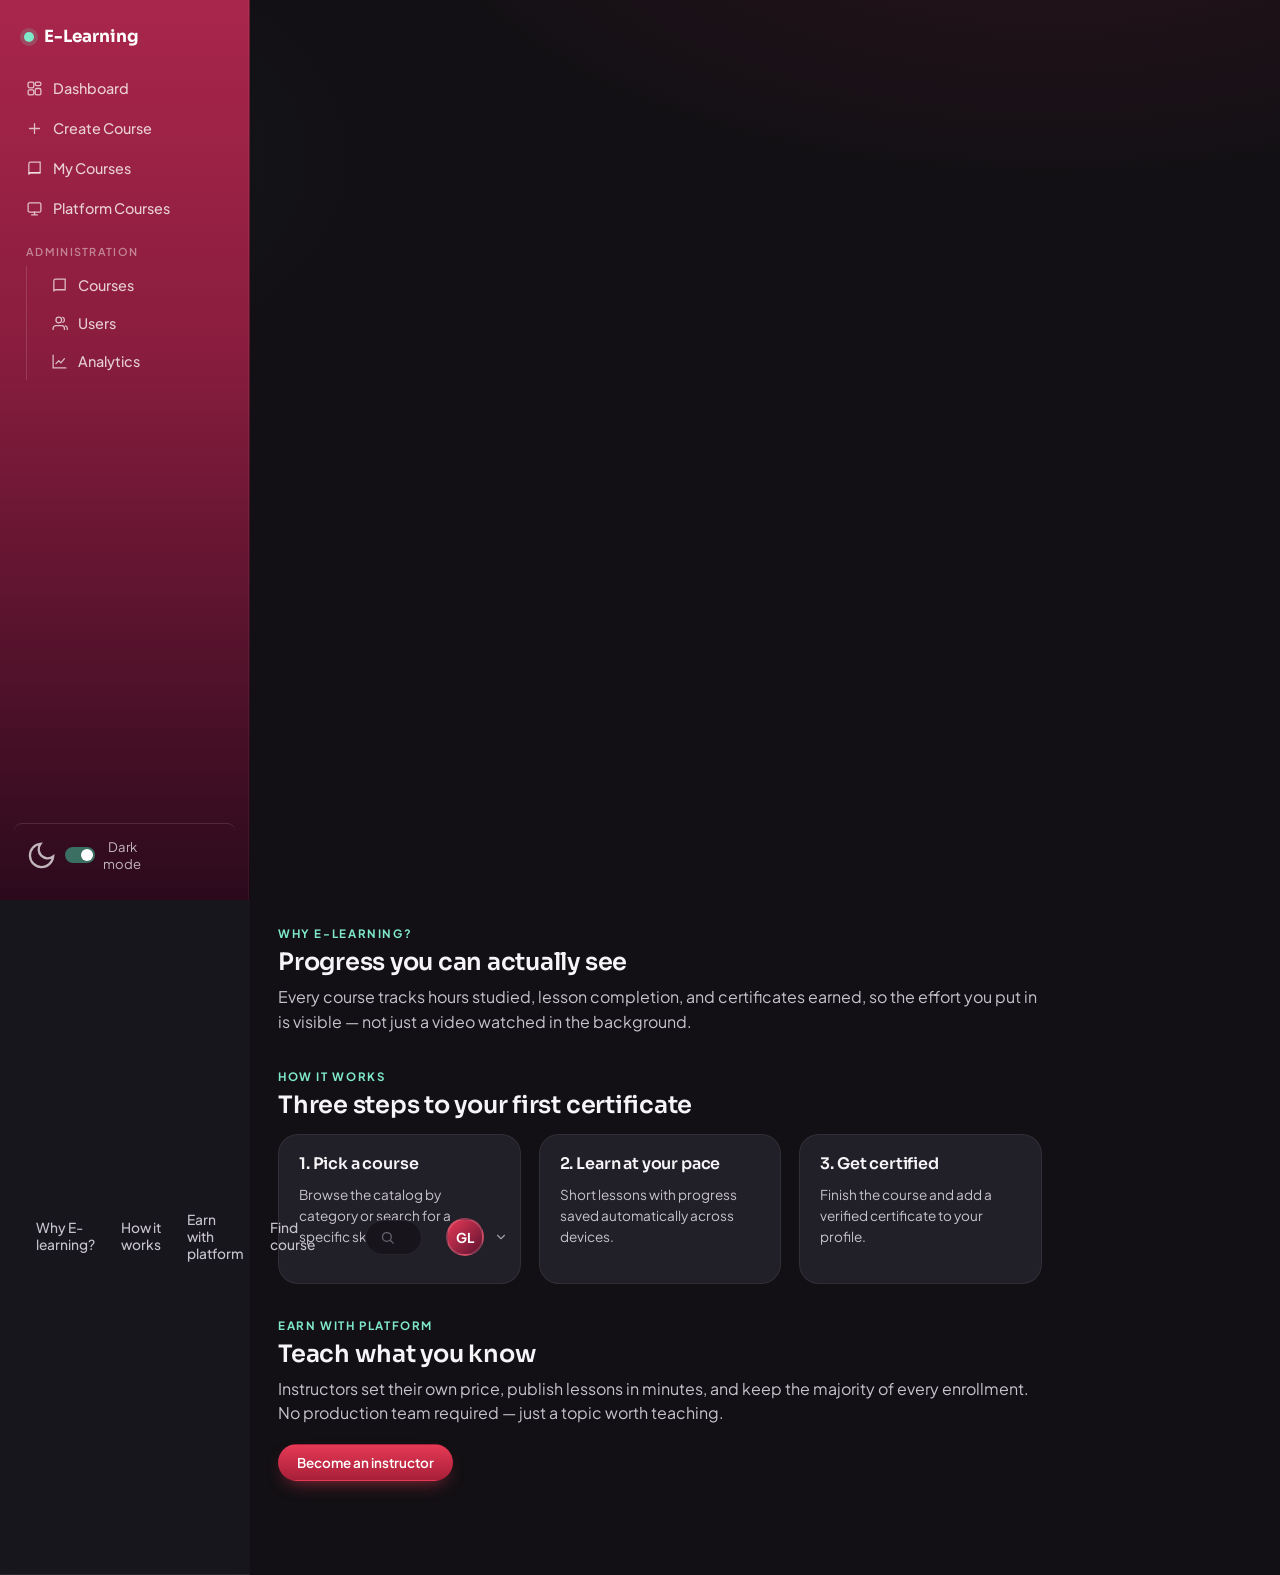
<file: frontend/elearning-ui/about.html>
<!doctype html>
<html lang="en">
<head>
<meta charset="UTF-8">
<meta name="viewport" content="width=device-width, initial-scale=1.0">
<title>E-Learning · About</title>
<link rel="preconnect" href="https://fonts.googleapis.com">
<link href="https://fonts.googleapis.com/css2?family=Sora:wght@500;600;700;800&family=Plus+Jakarta+Sans:wght@400;500;600;700&display=swap" rel="stylesheet">
<link rel="stylesheet" href="css/theme.css">
<link rel="stylesheet" href="css/layout.css">
<link rel="stylesheet" href="css/components.css">
</head>
<body data-active="">
<div class="app" id="app">
  <main>
    <div class="content" style="max-width:820px;">

      <section id="why" class="section fade-up" style="margin-top:0;">
        <span class="eyebrow">Why E-learning?</span>
        <h1>Progress you can actually see</h1>
        <p>Every course tracks hours studied, lesson completion, and certificates earned, so the effort you put in is visible — not just a video watched in the background.</p>
      </section>

      <section id="how" class="section">
        <span class="eyebrow">How it works</span>
        <h2>Three steps to your first certificate</h2>
        <div class="grid-cards" style="grid-template-columns:repeat(3,1fr); margin-top:14px;">
          <div class="category-card"><h3>1. Pick a course</h3><p style="font-size:.85rem;">Browse the catalog by category or search for a specific skill.</p></div>
          <div class="category-card"><h3>2. Learn at your pace</h3><p style="font-size:.85rem;">Short lessons with progress saved automatically across devices.</p></div>
          <div class="category-card"><h3>3. Get certified</h3><p style="font-size:.85rem;">Finish the course and add a verified certificate to your profile.</p></div>
        </div>
      </section>

      <section id="earn" class="section">
        <span class="eyebrow">Earn with platform</span>
        <h2>Teach what you know</h2>
        <p>Instructors set their own price, publish lessons in minutes, and keep the majority of every enrollment. No production team required — just a topic worth teaching.</p>
        <a href="register.html" class="btn btn-primary" style="margin-top:10px;">Become an instructor</a>
      </section>

    </div>
  </main>
</div>
<script src="js/api.js"></script>
<script src="js/shell.js"></script>
</body>
</html>
</file>
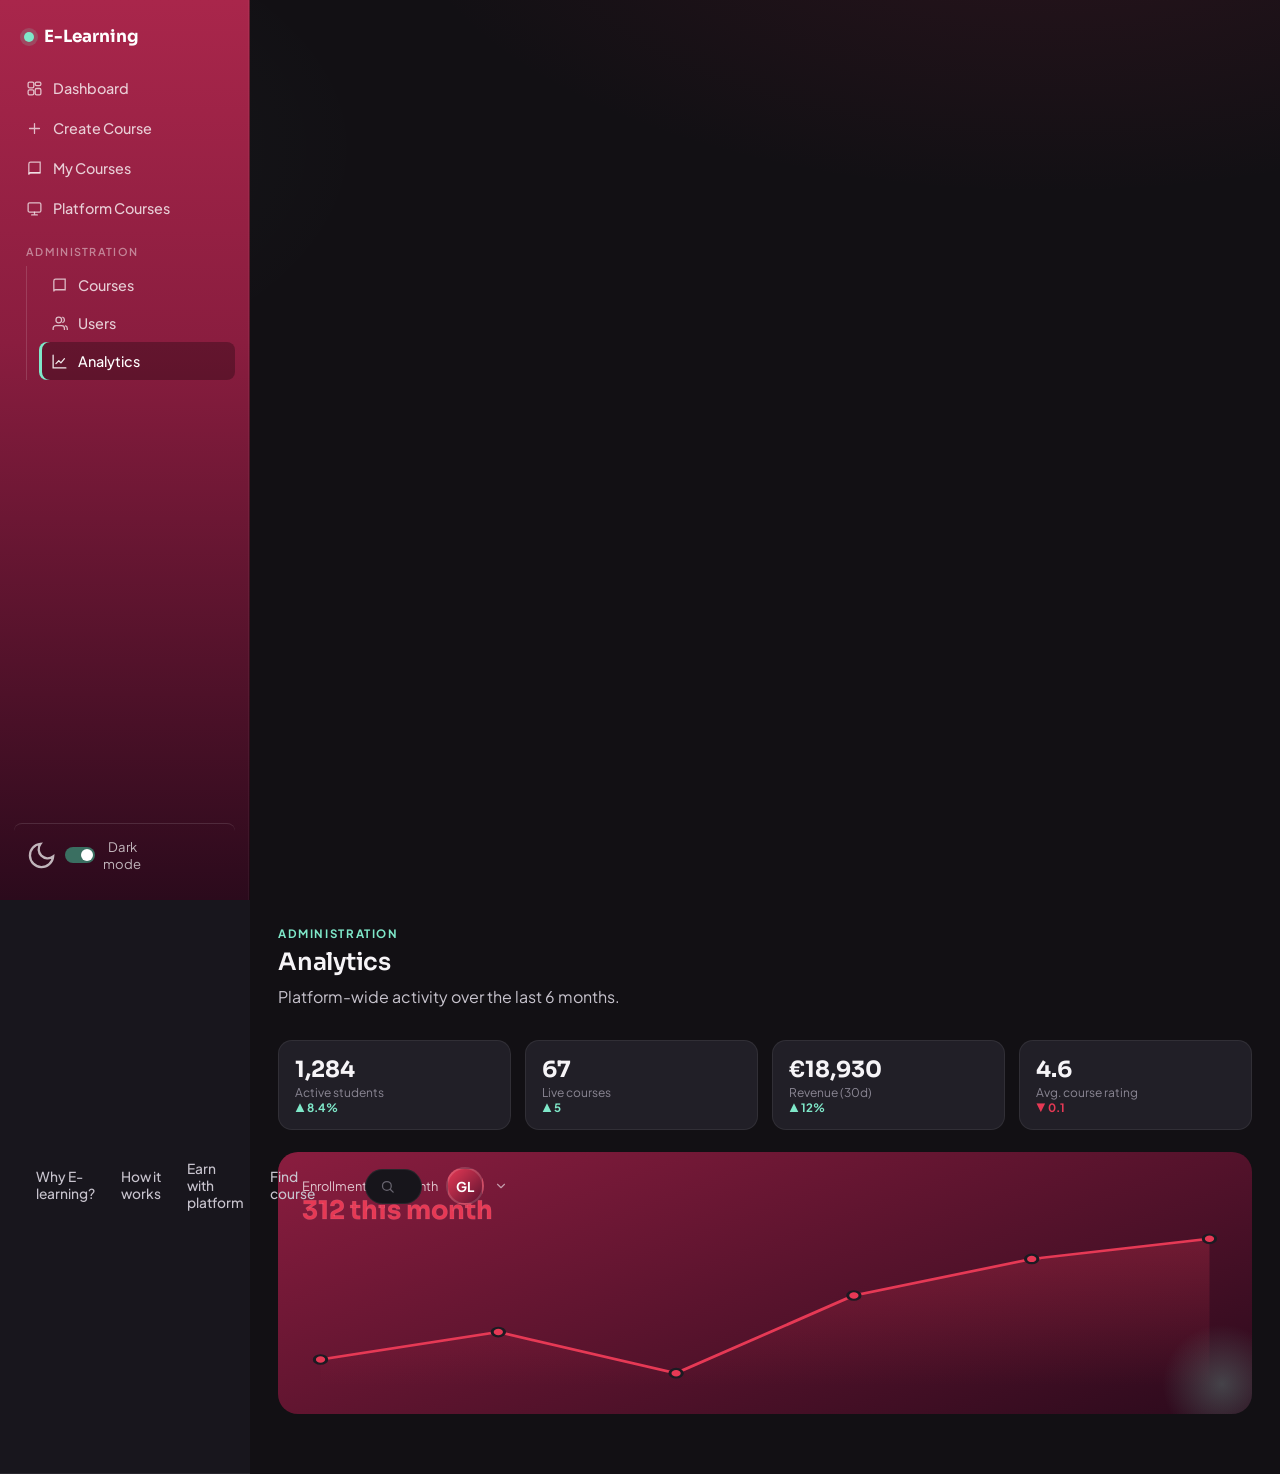
<file: frontend/elearning-ui/admin-analytics.html>
<!doctype html>
<html lang="en">
<head>
<meta charset="UTF-8">
<meta name="viewport" content="width=device-width, initial-scale=1.0">
<title>E-Learning · Admin · Analytics</title>
<link rel="preconnect" href="https://fonts.googleapis.com">
<link href="https://fonts.googleapis.com/css2?family=Sora:wght@500;600;700;800&family=Plus+Jakarta+Sans:wght@400;500;600;700&display=swap" rel="stylesheet">
<link rel="stylesheet" href="css/theme.css">
<link rel="stylesheet" href="css/layout.css">
<link rel="stylesheet" href="css/components.css">
</head>
<body data-active="admin-analytics">
<div class="app" id="app">
  <main>
    <div class="content">
      <section class="page-head fade-up">
        <div>
          <span class="eyebrow">Administration</span>
          <h1>Analytics</h1>
          <p>Platform-wide activity over the last 6 months.</p>
        </div>
      </section>

      <div class="kpi-row" style="margin-bottom:22px;">
        <div class="kpi"><div class="value">1,284</div><div class="label">Active students</div><div class="delta up">▲ 8.4%</div></div>
        <div class="kpi"><div class="value">67</div><div class="label">Live courses</div><div class="delta up">▲ 5</div></div>
        <div class="kpi"><div class="value">€18,930</div><div class="label">Revenue (30d)</div><div class="delta up">▲ 12%</div></div>
        <div class="kpi"><div class="value">4.6</div><div class="label">Avg. course rating</div><div class="delta down">▼ 0.1</div></div>
      </div>

      <div class="stat-card" style="padding:24px;">
        <div class="label">Enrollments per month</div>
        <div class="value" id="enrollValue" style="font-size:1.6rem;">312 this month</div>
        <svg class="mini-chart" style="height:160px;" viewBox="0 0 600 150" preserveAspectRatio="none">
          <defs>
            <linearGradient id="chartFade" x1="0" y1="0" x2="0" y2="1">
              <stop offset="0%" stop-color="#e63955" stop-opacity="0.5"/>
              <stop offset="100%" stop-color="#e63955" stop-opacity="0"/>
            </linearGradient>
          </defs>
          <g id="chartGroup"></g>
        </svg>
      </div>
    </div>
  </main>
</div>

<script src="js/api.js"></script>
<script src="js/shell.js"></script>
<script>
function renderMiniChart(values){
  const svg = document.getElementById('chartGroup');
  const w = 600, h = 150, pad = 12;
  const max = Math.max(...values), min = Math.min(...values);
  const stepX = (w - pad*2) / (values.length - 1);
  const pts = values.map((v,i) => {
    const x = pad + i*stepX;
    const y = h - pad - ((v - min) / (max - min || 1)) * (h - pad*2);
    return [x,y];
  });
  const line = pts.map((p,i) => (i===0?'M':'L') + p[0].toFixed(1) + ' ' + p[1].toFixed(1)).join(' ');
  const area = line + ` L${pts[pts.length-1][0]},${h} L${pts[0][0]},${h} Z`;
  svg.innerHTML = `<path class="area" d="${area}"></path><path class="line" d="${line}"></path>
    ${pts.map(p => `<circle class="dot" cx="${p[0]}" cy="${p[1]}" r="4"></circle>`).join('')}`;
}
renderMiniChart([180, 210, 165, 250, 290, 312]);
</script>
</body>
</html>
</file>
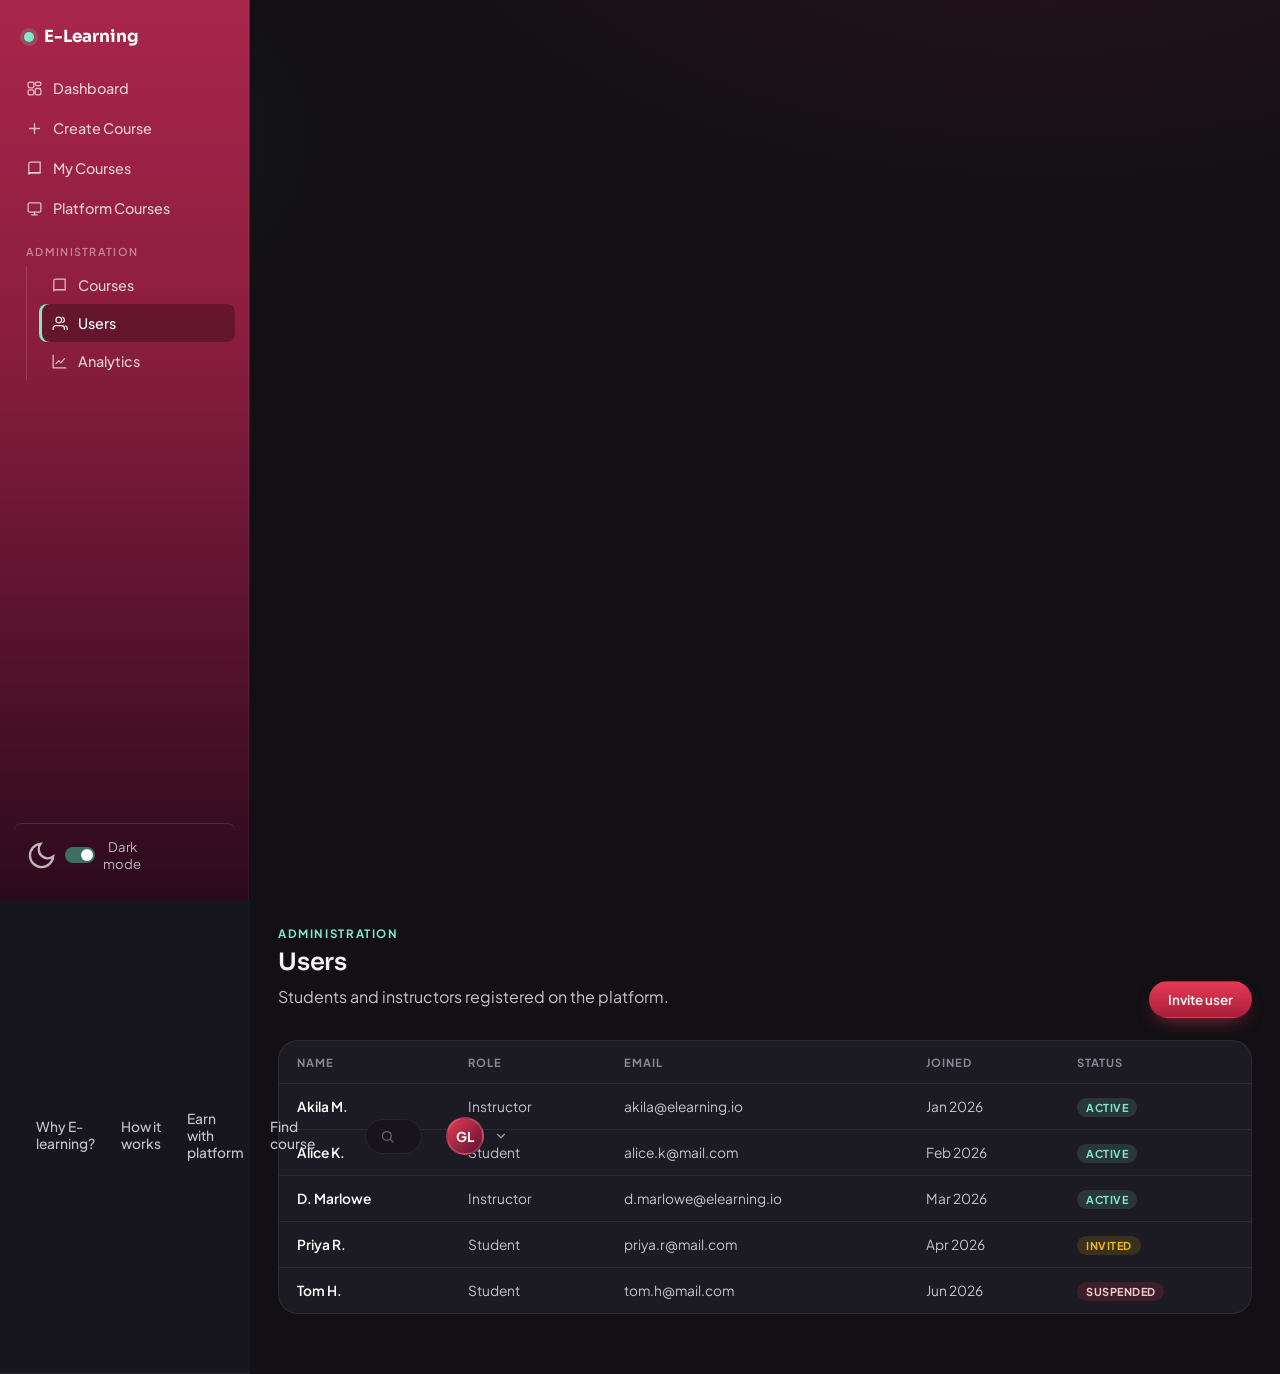
<file: frontend/elearning-ui/admin-users.html>
<!doctype html>
<html lang="en">
<head>
<meta charset="UTF-8">
<meta name="viewport" content="width=device-width, initial-scale=1.0">
<title>E-Learning · Admin · Users</title>
<link rel="preconnect" href="https://fonts.googleapis.com">
<link href="https://fonts.googleapis.com/css2?family=Sora:wght@500;600;700;800&family=Plus+Jakarta+Sans:wght@400;500;600;700&display=swap" rel="stylesheet">
<link rel="stylesheet" href="css/theme.css">
<link rel="stylesheet" href="css/layout.css">
<link rel="stylesheet" href="css/components.css">
</head>
<body data-active="admin-users">
<div class="app" id="app">
  <main>
    <div class="content">
      <section class="page-head fade-up">
        <div>
          <span class="eyebrow">Administration</span>
          <h1>Users</h1>
          <p>Students and instructors registered on the platform.</p>
        </div>
        <button class="btn btn-primary">Invite user</button>
      </section>

      <div class="table-wrap">
        <table class="data-table">
          <thead><tr><th>Name</th><th>Role</th><th>Email</th><th>Joined</th><th>Status</th></tr></thead>
          <tbody id="userBody"></tbody>
        </table>
      </div>
    </div>
  </main>
</div>

<script src="js/api.js"></script>
<script src="js/shell.js"></script>
<script>
const USERS = [
  { name:'Akila M.', role:'Instructor', email:'akila@elearning.io', joined:'Jan 2026', status:'Active' },
  { name:'Alice K.', role:'Student', email:'alice.k@mail.com', joined:'Feb 2026', status:'Active' },
  { name:'D. Marlowe', role:'Instructor', email:'d.marlowe@elearning.io', joined:'Mar 2026', status:'Active' },
  { name:'Priya R.', role:'Student', email:'priya.r@mail.com', joined:'Apr 2026', status:'Invited' },
  { name:'Tom H.', role:'Student', email:'tom.h@mail.com', joined:'Jun 2026', status:'Suspended' },
];
const statusColor = { Active:'badge-new', Invited:'badge-hot', Suspended:'badge-promo' };
document.getElementById('userBody').innerHTML = USERS.map(u => `
  <tr>
    <td style="color:#fff; font-weight:600;">${u.name}</td>
    <td>${u.role}</td>
    <td>${u.email}</td>
    <td>${u.joined}</td>
    <td><span class="badge ${statusColor[u.status]}">${u.status}</span></td>
  </tr>`).join('');
</script>
</body>
</html>
</file>
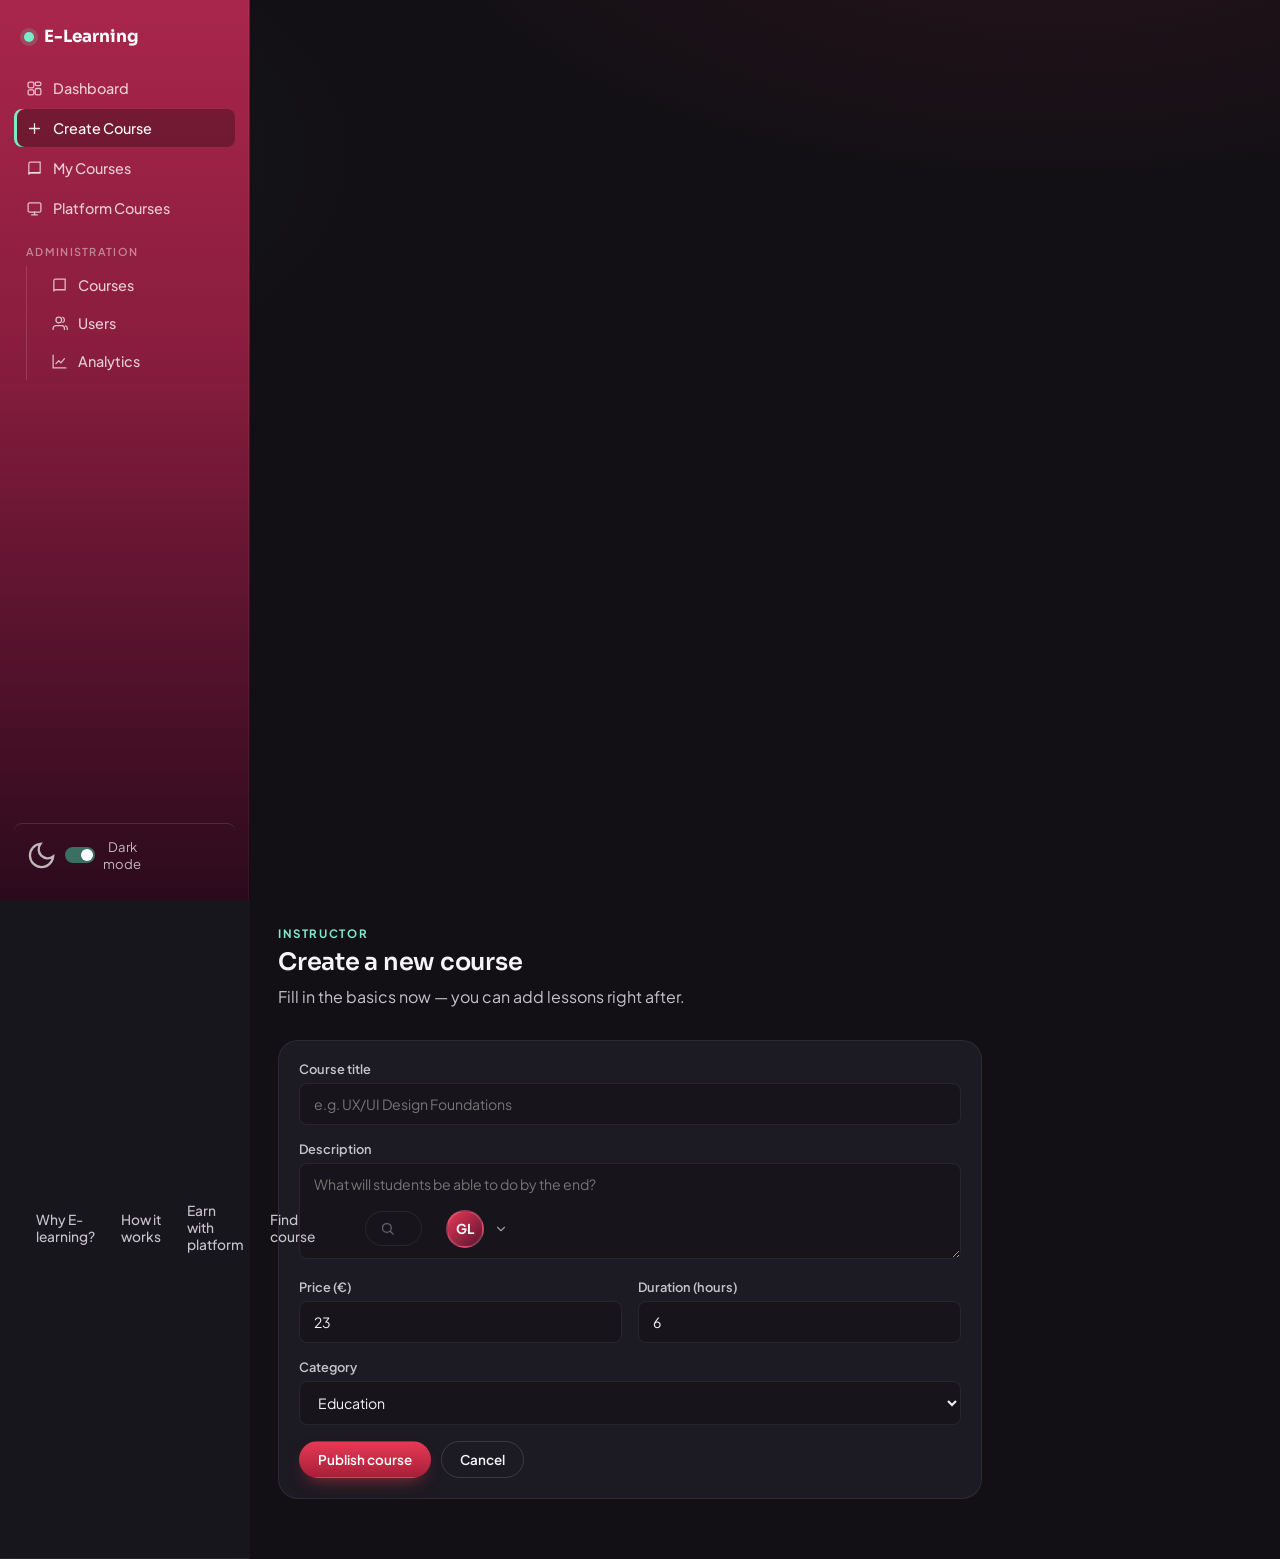
<file: frontend/elearning-ui/create-course.html>
<!doctype html>
<html lang="en">
<head>
<meta charset="UTF-8">
<meta name="viewport" content="width=device-width, initial-scale=1.0">
<title>E-Learning · Create Course</title>
<link rel="preconnect" href="https://fonts.googleapis.com">
<link href="https://fonts.googleapis.com/css2?family=Sora:wght@500;600;700;800&family=Plus+Jakarta+Sans:wght@400;500;600;700&display=swap" rel="stylesheet">
<link rel="stylesheet" href="css/theme.css">
<link rel="stylesheet" href="css/layout.css">
<link rel="stylesheet" href="css/components.css">
</head>
<body data-active="create">
<div class="app" id="app">
  <main>
    <div class="content" style="max-width:760px;">
      <section class="page-head fade-up">
        <div>
          <span class="eyebrow">Instructor</span>
          <h1>Create a new course</h1>
          <p>Fill in the basics now — you can add lessons right after.</p>
        </div>
      </section>

      <form class="panel" id="courseForm">
        <div class="field">
          <label for="title">Course title</label>
          <input type="text" id="title" placeholder="e.g. UX/UI Design Foundations" required>
        </div>
        <div class="field">
          <label for="description">Description</label>
          <textarea id="description" rows="4" placeholder="What will students be able to do by the end?" required></textarea>
        </div>
        <div style="display:grid; grid-template-columns:1fr 1fr; gap:16px;">
          <div class="field">
            <label for="price">Price (€)</label>
            <input type="number" id="price" min="0" step="1" value="23" required>
          </div>
          <div class="field">
            <label for="duration">Duration (hours)</label>
            <input type="number" id="duration" min="1" step="1" value="6" required>
          </div>
        </div>
        <div class="field">
          <label for="category">Category</label>
          <select id="category">
            <option>Education</option>
            <option>Certifications</option>
            <option>Health</option>
            <option>Hospitality</option>
            <option>Languages</option>
            <option>Other</option>
          </select>
        </div>
        <div style="display:flex; gap:10px; margin-top:8px;">
          <button type="submit" class="btn btn-primary">Publish course</button>
          <a href="my-courses.html" class="btn btn-ghost">Cancel</a>
        </div>
      </form>
    </div>
  </main>
</div>

<script src="js/api.js"></script>
<script src="js/shell.js"></script>
<script>
document.getElementById('courseForm').addEventListener('submit', async (e) => {
  e.preventDefault();
  const payload = {
    title: document.getElementById('title').value.trim(),
    description: document.getElementById('description').value.trim(),
    price: Number(document.getElementById('price').value),
    duration: Number(document.getElementById('duration').value),
  };
  try{
    await apiFetch('/courses', { method:'POST', body: JSON.stringify(payload) });
    toast('Course published.');
  }catch(err){
    toast('Saved locally (demo mode — backend not reachable).');
  }
  setTimeout(() => window.location.href = 'my-courses.html', 700);
});
</script>
</body>
</html>
</file>
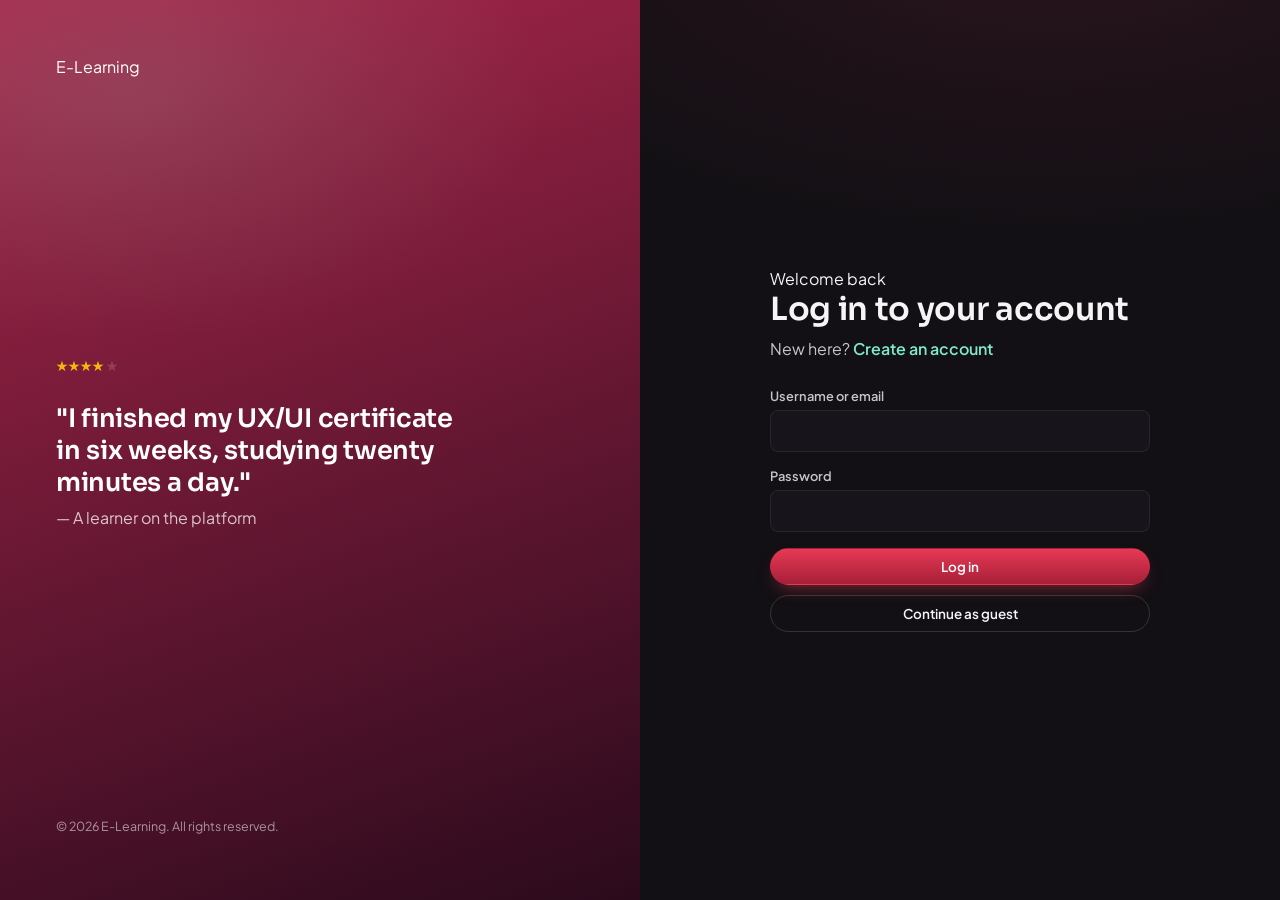
<file: frontend/elearning-ui/login.html>
<!doctype html>
<html lang="en">
<head>
<meta charset="UTF-8">
<meta name="viewport" content="width=device-width, initial-scale=1.0">
<title>E-Learning · Log in</title>
<link rel="preconnect" href="https://fonts.googleapis.com">
<link href="https://fonts.googleapis.com/css2?family=Sora:wght@500;600;700;800&family=Plus+Jakarta+Sans:wght@400;500;600;700&display=swap" rel="stylesheet">
<link rel="stylesheet" href="css/theme.css">
<link rel="stylesheet" href="css/components.css">
</head>
<body>
<div class="auth-shell">
  <div class="auth-visual">
    <div class="sidebar__brand" style="padding:0; color:#fff;"><span class="dot"></span> E-Learning</div>
    <div class="auth-visual__quote">
      <div class="stars">★★★★<span class="dim">★</span></div>
      <h2 style="font-size:1.6rem; color:#fff; margin-top:14px;">"I finished my UX/UI certificate in six weeks, studying twenty minutes a day."</h2>
      <p style="color:rgba(255,255,255,0.75);">— A learner on the platform</p>
    </div>
    <p style="color:rgba(255,255,255,0.55); font-size:.78rem;">© 2026 E-Learning. All rights reserved.</p>
  </div>

  <div class="auth-form-wrap">
    <div class="auth-card">
      <span class="eyebrow">Welcome back</span>
      <h1>Log in to your account</h1>
      <p style="margin-bottom:26px;">New here? <a href="register.html" style="color:var(--mint); font-weight:600;">Create an account</a></p>

      <form id="loginForm" novalidate>
        <div class="field">
          <label for="username">Username or email</label>
          <input type="text" id="username" name="username" autocomplete="username" required>
        </div>
        <div class="field">
          <label for="password">Password</label>
          <input type="password" id="password" name="password" autocomplete="current-password" required>
          <div class="field-error">Enter your username and password to continue.</div>
        </div>
        <button type="submit" class="btn btn-primary btn-block">Log in</button>
        <a href="index.html" class="btn btn-ghost btn-block" style="margin-top:10px;">Continue as guest</a>
      </form>
    </div>
  </div>
</div>

<script src="js/api.js"></script>
<script>
document.getElementById('loginForm').addEventListener('submit', async (e) => {
  e.preventDefault();
  const username = document.getElementById('username').value.trim();
  const password = document.getElementById('password').value;
  const field = document.getElementById('password').closest('.field');
  if (!username || !password){ field.classList.add('has-error'); return; }
  field.classList.remove('has-error');

  try{
    const res = await AuthAPI.login(username, password);
    Auth.setSession(res.token || res.accessToken || 'demo-token', { username, fullName: username });
    window.location.href = 'index.html';
  }catch(err){
    // demo fallback: let any credentials in so the UI is explorable offline
    Auth.setSession('demo-token', { username, fullName: username });
    window.location.href = 'index.html';
  }
});
</script>
</body>
</html>
</file>
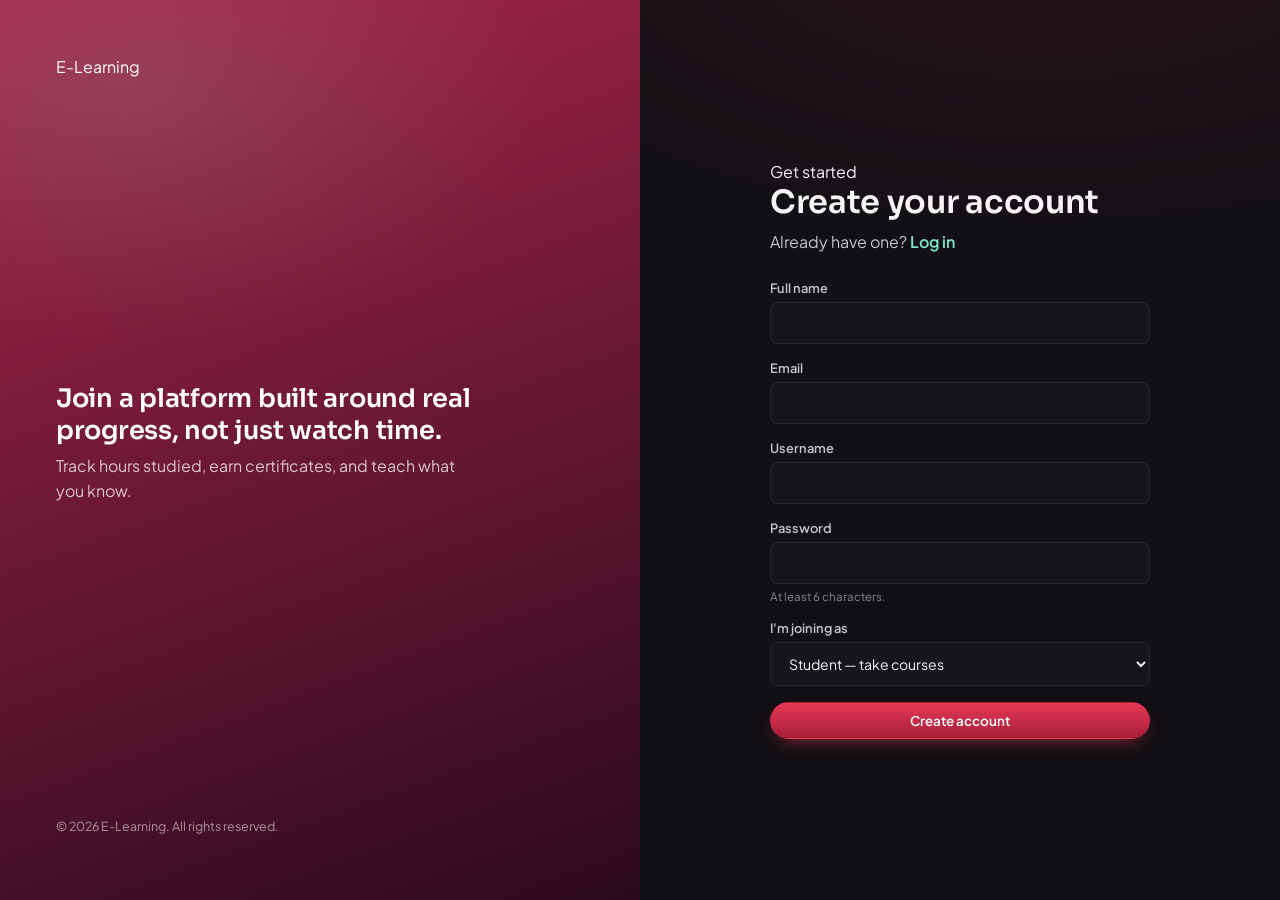
<file: frontend/elearning-ui/register.html>
<!doctype html>
<html lang="en">
<head>
<meta charset="UTF-8">
<meta name="viewport" content="width=device-width, initial-scale=1.0">
<title>E-Learning · Create account</title>
<link rel="preconnect" href="https://fonts.googleapis.com">
<link href="https://fonts.googleapis.com/css2?family=Sora:wght@500;600;700;800&family=Plus+Jakarta+Sans:wght@400;500;600;700&display=swap" rel="stylesheet">
<link rel="stylesheet" href="css/theme.css">
<link rel="stylesheet" href="css/components.css">
</head>
<body>
<div class="auth-shell">
  <div class="auth-visual">
    <div class="sidebar__brand" style="padding:0; color:#fff;"><span class="dot"></span> E-Learning</div>
    <div class="auth-visual__quote">
      <h2 style="font-size:1.6rem; color:#fff;">Join a platform built around real progress, not just watch time.</h2>
      <p style="color:rgba(255,255,255,0.75);">Track hours studied, earn certificates, and teach what you know.</p>
    </div>
    <p style="color:rgba(255,255,255,0.55); font-size:.78rem;">© 2026 E-Learning. All rights reserved.</p>
  </div>

  <div class="auth-form-wrap">
    <div class="auth-card">
      <span class="eyebrow">Get started</span>
      <h1>Create your account</h1>
      <p style="margin-bottom:26px;">Already have one? <a href="login.html" style="color:var(--mint); font-weight:600;">Log in</a></p>

      <form id="registerForm" novalidate>
        <div class="field">
          <label for="fullName">Full name</label>
          <input type="text" id="fullName" name="fullName" autocomplete="name" required>
        </div>
        <div class="field">
          <label for="email">Email</label>
          <input type="email" id="email" name="email" autocomplete="email" required>
        </div>
        <div class="field">
          <label for="regUsername">Username</label>
          <input type="text" id="regUsername" name="username" autocomplete="username" required>
        </div>
        <div class="field">
          <label for="regPassword">Password</label>
          <input type="password" id="regPassword" name="password" autocomplete="new-password" required minlength="6">
          <div class="field-hint">At least 6 characters.</div>
        </div>
        <div class="field">
          <label for="role">I'm joining as</label>
          <select id="role" name="role">
            <option value="STUDENT">Student — take courses</option>
            <option value="INSTRUCTOR">Instructor — teach courses</option>
          </select>
        </div>
        <button type="submit" class="btn btn-primary btn-block">Create account</button>
      </form>
    </div>
  </div>
</div>

<script src="js/api.js"></script>
<script>
document.getElementById('registerForm').addEventListener('submit', async (e) => {
  e.preventDefault();
  const payload = {
    fullName: document.getElementById('fullName').value.trim(),
    email: document.getElementById('email').value.trim(),
    username: document.getElementById('regUsername').value.trim(),
    password: document.getElementById('regPassword').value,
    role: document.getElementById('role').value,
  };
  try{
    await AuthAPI.register(payload);
    toast && toast('Account created — please log in.');
  }catch(err){ /* demo mode: ignore network errors */ }
  window.location.href = 'login.html';
});
</script>
</body>
</html>
</file>
<file: frontend/elearning-ui/css/theme.css>
/* =========================================================
   E-LEARNING — DESIGN TOKENS
   Palette lifted from the reference mock: near-black canvas,
   a burgundy→garnet sidebar gradient, crimson call-to-actions,
   gold ratings, mint used only as a rare "alive" signal.
   ========================================================= */

:root{
  /* --- surfaces --- */
  --bg-page:        #121014;
  --bg-topbar:      #1a1820;
  --bg-panel:       #1c1a22;
  --bg-card:        #211f27;
  --bg-card-hover:  #27242e;
  --bg-input:       #17151b;
  --bg-chip:        #2a2731;

  /* --- borders / dividers --- */
  --border-subtle:  rgba(255,255,255,0.07);
  --border-strong:  rgba(255,255,255,0.14);

  /* --- brand: burgundy → garnet sidebar --- */
  --brand-100:      #f2c9d3;
  --brand-300:      #d9698a;
  --brand-500:      #a9264b;
  --brand-600:      #8a1d3f;
  --brand-700:      #5c1230;
  --brand-900:      #2b0a1c;

  /* --- action red (buttons, links, active states) --- */
  --action-500:     #e63955;
  --action-600:     #cf2947;
  --action-700:     #a81f38;

  /* --- accents --- */
  --gold:           #f2b90c;
  --mint:           #7fe8c9;
  --mint-dim:       #3a6f61;

  /* --- text --- */
  --text-hi:        #f6f4f7;
  --text-mid:       #c7c3cd;
  --text-low:       #8a8693;
  --text-on-brand:  #fbeaee;

  /* --- radii / shadow / motion --- */
  --r-sm:  8px;
  --r-md:  14px;
  --r-lg:  20px;
  --r-pill: 999px;
  --shadow-card: 0 10px 30px -12px rgba(0,0,0,0.55);
  --shadow-pop:  0 18px 44px -14px rgba(0,0,0,0.65);
  --ease: cubic-bezier(.22,.9,.32,1);

  /* --- type --- */
  --font-display: 'Sora', 'Segoe UI', sans-serif;
  --font-body:    'Plus Jakarta Sans', 'Segoe UI', sans-serif;
  --font-mono:    'JetBrains Mono', ui-monospace, monospace;
}

*,*::before,*::after{ box-sizing:border-box; }
html{ color-scheme: dark; }
body{
  margin:0;
  background:
    radial-gradient(1100px 520px at 82% -8%, rgba(169,38,75,0.16), transparent 60%),
    radial-gradient(900px 480px at -10% 10%, rgba(127,232,201,0.05), transparent 55%),
    var(--bg-page);
  color: var(--text-hi);
  font-family: var(--font-body);
  -webkit-font-smoothing: antialiased;
  min-height: 100vh;
}
h1,h2,h3,h4{
  font-family: var(--font-display);
  margin: 0 0 8px;
  letter-spacing: -0.01em;
  font-weight: 600;
}
p{ margin:0 0 8px; color: var(--text-mid); line-height:1.55; }
a{ color: inherit; text-decoration:none; }
ul{ list-style:none; margin:0; padding:0; }
button{ font-family: inherit; cursor:pointer; }
::selection{ background: var(--action-600); color:#fff; }

/* scrollbars */
::-webkit-scrollbar{ width:10px; height:10px; }
::-webkit-scrollbar-track{ background: transparent; }
::-webkit-scrollbar-thumb{ background: var(--border-strong); border-radius: 10px; }
::-webkit-scrollbar-thumb:hover{ background: var(--brand-500); }

.visually-hidden{
  position:absolute!important; width:1px;height:1px; overflow:hidden;
  clip:rect(0 0 0 0); white-space:nowrap;
}

/* focus ring, kept visible everywhere per accessibility floor */
a:focus-visible, button:focus-visible, input:focus-visible,
select:focus-visible, textarea:focus-visible, [tabindex]:focus-visible{
  outline: 2px solid var(--mint);
  outline-offset: 2px;
  border-radius: 6px;
}

@media (prefers-reduced-motion: reduce){
  *{ animation-duration: 0.001ms !important; transition-duration: 0.001ms !important; }
}
</file>
<file: frontend/elearning-ui/css/layout.css>
/* =========================================================
   APP SHELL — sidebar / topbar / content grid
   ========================================================= */

.app{
  display:grid;
  grid-template-columns: 250px 1fr;
  min-height:100vh;
}

/* ---------- SIDEBAR ---------- */
.sidebar{
  position: sticky; top:0; height:100vh;
  background: linear-gradient(180deg, var(--brand-500) 0%, var(--brand-600) 38%, var(--brand-900) 100%);
  padding: 22px 14px 18px;
  display:flex; flex-direction:column;
  border-right: 1px solid rgba(0,0,0,0.35);
  box-shadow: inset -1px 0 0 rgba(255,255,255,0.04);
  z-index: 30;
}
.sidebar__brand{
  display:flex; align-items:center; gap:10px;
  padding: 4px 10px 22px;
  font-family: var(--font-display);
  font-weight:700; font-size:1.05rem; color:#fff;
}
.sidebar__brand .dot{
  width:10px; height:10px; border-radius:50%;
  background: var(--mint);
  box-shadow: 0 0 0 4px rgba(127,232,201,0.18);
}
.sidebar__nav{ display:flex; flex-direction:column; gap:2px; }
.sidebar__label{
  font-size:.68rem; letter-spacing:.12em; text-transform:uppercase;
  color: rgba(255,255,255,0.45); margin: 16px 12px 6px;
  font-weight:600;
}
.nav-item{
  display:flex; align-items:center; gap:10px;
  padding:10px 12px; border-radius: var(--r-sm);
  color: rgba(255,255,255,0.78); font-size:.9rem; font-weight:500;
  transition: background .16s var(--ease), color .16s var(--ease), transform .16s var(--ease);
}
.nav-item svg{ width:17px; height:17px; flex:none; opacity:.9; }
.nav-item:hover{ background: rgba(255,255,255,0.08); color:#fff; }
.nav-item.is-active{
  background: rgba(0,0,0,0.28);
  color:#fff;
  box-shadow: inset 3px 0 0 var(--mint);
}
.nav-item .badge-count{
  margin-left:auto; font-size:.68rem; background: rgba(255,255,255,0.16);
  padding: 1px 7px; border-radius: var(--r-pill); color:#fff;
}
.sidebar__sub{ margin-left: 12px; padding-left:12px; border-left:1px solid rgba(255,255,255,0.14); }
.sidebar__spacer{ flex:1; }
.sidebar__footer{
  display:flex; align-items:center; gap:8px;
  padding:10px 12px; border-radius: var(--r-sm);
  color: rgba(255,255,255,0.7); font-size:.82rem;
  border-top: 1px solid rgba(255,255,255,0.12); margin-top:8px; padding-top:14px;
}
.theme-toggle{
  display:inline-flex; align-items:center; gap:8px; background:none; border:none;
  color: inherit; font-size:.82rem; padding:0;
}
.theme-toggle .knob{
  width:30px; height:16px; border-radius: var(--r-pill);
  background: rgba(255,255,255,0.2); position:relative; flex:none;
}
.theme-toggle .knob::after{
  content:''; position:absolute; width:12px; height:12px; border-radius:50%;
  background:#fff; top:2px; left:2px; transition: left .16s var(--ease);
}
.theme-toggle[aria-pressed="true"] .knob::after{ left:16px; }
.theme-toggle[aria-pressed="true"] .knob{ background: var(--mint-dim); }

/* ---------- TOPBAR ---------- */
.topbar{
  position: sticky; top:0; z-index:20;
  display:flex; align-items:center; gap:24px;
  padding: 14px 28px;
  background: rgba(26,24,32,0.86);
  backdrop-filter: blur(10px);
  border-bottom:1px solid var(--border-subtle);
}
.topbar__menu{ display:flex; align-items:center; gap:22px; margin-left:6px; }
.topbar__menu a{
  font-size:.86rem; color: var(--text-mid); font-weight:500;
  padding:6px 2px; border-bottom:2px solid transparent;
}
.topbar__menu a:hover{ color:#fff; }
.topbar__spacer{ flex:1; }
.topbar__search{
  display:flex; align-items:center; gap:8px;
  background: var(--bg-input); border:1px solid var(--border-subtle);
  border-radius: var(--r-pill); padding:8px 14px; width:min(320px,32vw);
  color: var(--text-low);
}
.topbar__search input{
  background:none; border:none; outline:none; color:var(--text-hi);
  font-size:.85rem; width:100%;
}
.topbar__search svg{ width:15px;height:15px; flex:none; opacity:.7; }
.avatar{
  width:38px; height:38px; border-radius:50%;
  background: linear-gradient(135deg, var(--action-500), var(--brand-700));
  display:flex; align-items:center; justify-content:center;
  color:#fff; font-weight:700; font-size:.85rem;
  border:2px solid rgba(255,255,255,0.14);
  flex: none;
}
.topbar__user{ display:flex; align-items:center; gap:10px; cursor:pointer; }
.topbar__user svg{ width:14px; height:14px; opacity:.6; }
.burger{
  display:none; align-items:center; justify-content:center;
  width:38px; height:38px; border-radius: var(--r-sm);
  background: var(--bg-chip); border:1px solid var(--border-subtle); color:#fff;
}

/* ---------- CONTENT ---------- */
.content{ padding: 26px 28px 60px; max-width: 1320px; }
.page-head{
  display:flex; align-items:flex-end; justify-content:space-between;
  gap:16px; margin-bottom:22px; flex-wrap:wrap;
}
.page-head h1{ font-size:1.5rem; }
.eyebrow{
  font-size:.72rem; letter-spacing:.14em; text-transform:uppercase;
  color: var(--mint); font-weight:700; margin-bottom:6px; display:block;
}
.section{ margin: 34px 0; }
.section__head{
  display:flex; align-items:center; justify-content:space-between;
  margin-bottom: 16px;
}
.section__head h2{ font-size:1.15rem; }
.section__head a{ font-size:.82rem; color: var(--mint); font-weight:600; }

/* ---------- RESPONSIVE ---------- */
@media (max-width: 980px){
  .app{ grid-template-columns: 1fr; }
  .sidebar{
    position: fixed; left:0; top:0; height:100vh; width:250px;
    transform: translateX(-100%); transition: transform .22s var(--ease);
  }
  .sidebar.is-open{ transform:none; }
  .sidebar__scrim{
    display:none; position:fixed; inset:0; background:rgba(0,0,0,.5); z-index:29;
  }
  .sidebar.is-open ~ .sidebar__scrim{ display:block; }
  .topbar__menu{ display:none; }
  .burger{ display:inline-flex; }
}

@media (max-width: 640px){
  .content{ padding: 18px 16px 48px; }
  .topbar{ padding: 12px 16px; gap:12px; }
  .topbar__search{ display:none; }
}
</file>
<file: frontend/elearning-ui/css/components.css>
/* =========================================================
   COMPONENTS
   ========================================================= */

/* ---------- buttons ---------- */
.btn{
  display:inline-flex; align-items:center; justify-content:center; gap:8px;
  border-radius: var(--r-pill); border:1px solid transparent;
  font-weight:600; font-size:.84rem; padding:9px 18px;
  transition: transform .14s var(--ease), box-shadow .14s var(--ease), background .14s var(--ease), border-color .14s var(--ease);
  white-space:nowrap;
}
.btn:active{ transform: translateY(1px) scale(.98); }
.btn-primary{
  background: linear-gradient(180deg, var(--action-500), var(--action-700));
  color:#fff; box-shadow: 0 8px 18px -8px rgba(230,57,85,0.65);
}
.btn-primary:hover{ box-shadow: 0 10px 22px -6px rgba(230,57,85,0.8); }
.btn-ghost{
  background: transparent; border-color: var(--border-strong); color: var(--text-hi);
}
.btn-ghost:hover{ border-color: var(--mint); color: var(--mint); }
.btn-outline-brand{
  background: rgba(230,57,85,0.08); border-color: rgba(230,57,85,0.4); color: var(--brand-100);
}
.btn-outline-brand:hover{ background: rgba(230,57,85,0.16); }
.btn-sm{ padding:6px 14px; font-size:.76rem; }
.btn-block{ width:100%; }
.btn-icon{
  width:38px; height:38px; padding:0; border-radius: var(--r-sm);
  background: var(--bg-chip); border:1px solid var(--border-subtle); color:var(--text-mid);
}
.btn-icon:hover{ color:#fff; border-color: var(--border-strong); }

/* ---------- chips / tabs / badges ---------- */
.chip{
  display:inline-flex; align-items:center; gap:6px;
  padding:7px 14px; border-radius: var(--r-pill);
  background: var(--bg-chip); border:1px solid var(--border-subtle);
  color: var(--text-mid); font-size:.8rem; font-weight:600;
  transition: all .15s var(--ease);
}
.chip:hover{ color:#fff; border-color: var(--border-strong); }
.chip.is-active{
  background: linear-gradient(180deg, var(--action-500), var(--action-700));
  color:#fff; border-color: transparent;
}
.tabs{ display:flex; gap:8px; flex-wrap:wrap; }
.badge{
  font-size:.68rem; font-weight:700; padding:3px 9px; border-radius: var(--r-pill);
  text-transform:uppercase; letter-spacing:.04em;
}
.badge-new{ background: rgba(127,232,201,0.14); color: var(--mint); }
.badge-hot{ background: rgba(242,185,12,0.14); color: var(--gold); }
.badge-promo{ background: rgba(230,57,85,0.16); color: var(--brand-100); }

/* ---------- stars ---------- */
.stars{ display:inline-flex; gap:2px; color: var(--gold); font-size:.85rem; }
.stars .dim{ color: rgba(255,255,255,0.16); }

/* ---------- cards: course ---------- */
.grid-cards{
  display:grid; gap:18px;
  grid-template-columns: repeat(auto-fill, minmax(210px,1fr));
}
.course-card{
  background: var(--bg-card); border:1px solid var(--border-subtle);
  border-radius: var(--r-lg); overflow:hidden;
  display:flex; flex-direction:column;
  transition: transform .2s var(--ease), box-shadow .2s var(--ease), border-color .2s var(--ease);
}
.course-card:hover{
  transform: translateY(-4px);
  box-shadow: var(--shadow-pop);
  border-color: rgba(230,57,85,0.4);
}
.course-card__media{
  height:118px; position:relative; overflow:hidden;
  background: linear-gradient(135deg, var(--brand-700), var(--bg-chip));
}
.course-card__media img{
  width:100%; height:100%; object-fit:cover; display:block;
  transition: transform .35s var(--ease);
}
.course-card:hover .course-card__media img{ transform: scale(1.06); }
.course-card__media .badge{ position:absolute; top:10px; left:10px; }
.course-card__body{ padding:14px 14px 16px; display:flex; flex-direction:column; gap:6px; flex:1; }
.course-card__title{ font-family: var(--font-display); font-weight:600; font-size:.98rem; }
.course-card__author{ font-size:.78rem; color: var(--mint); font-weight:600; }
.course-card__desc{ font-size:.78rem; color: var(--text-low); line-height:1.5;
  display:-webkit-box; -webkit-line-clamp:2; -webkit-box-orient:vertical; overflow:hidden; margin:0; }
.course-card__foot{
  margin-top:auto; padding-top:10px; display:flex; align-items:center; justify-content:space-between;
}
.course-card__price{ font-family: var(--font-display); font-weight:700; color:#fff; font-size:.95rem; }

/* ---------- category card ---------- */
.category-card{
  background: var(--bg-card); border:1px solid var(--border-subtle);
  border-radius: var(--r-lg); padding:18px 20px; min-height:150px;
  transition: border-color .18s var(--ease), transform .18s var(--ease);
}
.category-card:hover{ border-color: var(--brand-500); transform: translateY(-2px); }
.category-card h3{ font-size:1rem; margin-bottom:10px; }
.category-card li{
  font-size:.82rem; color: var(--text-mid); padding:3px 0;
  position:relative; padding-left:14px;
}
.category-card li::before{
  content:''; position:absolute; left:0; top:10px; width:5px; height:5px;
  border-radius:50%; background: var(--brand-500);
}
.category-card li a:hover{ color: var(--mint); }
.category-card__more{ color: var(--mint) !important; font-weight:600; cursor:pointer; margin-top:4px; display:inline-block; }

/* ---------- generic panel / stat card ---------- */
.panel{
  background: var(--bg-panel); border:1px solid var(--border-subtle);
  border-radius: var(--r-lg); padding:20px;
}
.stat-card{
  background: linear-gradient(160deg, var(--brand-600), var(--brand-900));
  border-radius: var(--r-lg); padding:20px; color:#fff;
  position:relative; overflow:hidden;
}
.stat-card::after{
  content:''; position:absolute; right:-30px; bottom:-30px; width:120px; height:120px;
  border-radius:50%; background: radial-gradient(circle, rgba(127,232,201,0.25), transparent 70%);
}
.stat-card .value{ font-family: var(--font-display); font-size:2.1rem; font-weight:700; color: var(--action-500);
  -webkit-text-stroke: .5px rgba(255,255,255,0.15); }
.stat-card .label{ font-size:.8rem; color: rgba(255,255,255,0.75); margin-top:2px; }

.kpi-row{ display:grid; grid-template-columns:repeat(auto-fit,minmax(150px,1fr)); gap:14px; }
.kpi{
  background: var(--bg-card); border:1px solid var(--border-subtle); border-radius: var(--r-md);
  padding:14px 16px;
}
.kpi .value{ font-family: var(--font-display); font-size:1.4rem; font-weight:700; }
.kpi .label{ font-size:.75rem; color: var(--text-low); margin-top:2px; }
.kpi .delta{ font-size:.72rem; font-weight:700; }
.kpi .delta.up{ color: var(--mint); }
.kpi .delta.down{ color: var(--action-500); }

/* ---------- table ---------- */
.table-wrap{
  background: var(--bg-panel); border:1px solid var(--border-subtle);
  border-radius: var(--r-lg); overflow:hidden;
}
table.data-table{ width:100%; border-collapse:collapse; }
.data-table thead th{
  text-align:left; font-size:.7rem; text-transform:uppercase; letter-spacing:.08em;
  color: var(--text-low); padding:14px 18px; border-bottom:1px solid var(--border-subtle);
  font-weight:700;
}
.data-table tbody td{
  padding:14px 18px; font-size:.86rem; border-bottom:1px solid var(--border-subtle);
  color: var(--text-mid); vertical-align:middle;
}
.data-table tbody tr:last-child td{ border-bottom:none; }
.data-table tbody tr{ transition: background .14s var(--ease); }
.data-table tbody tr:hover{ background: rgba(255,255,255,0.03); }
.row-course{ display:flex; align-items:center; gap:12px; }
.row-course__thumb{
  width:40px; height:40px; border-radius:10px; object-fit:cover; flex:none;
  background: var(--bg-chip);
}
.row-course__title{ color:#fff; font-weight:600; font-size:.86rem; }
.row-course__title:hover{ color: var(--mint); }

/* ---------- forms ---------- */
.field{ margin-bottom:16px; }
.field label{ display:block; font-size:.8rem; color: var(--text-mid); margin-bottom:6px; font-weight:600; }
.field input, .field select, .field textarea{
  width:100%; background: var(--bg-input); border:1px solid var(--border-subtle);
  color: var(--text-hi); padding:11px 14px; border-radius: var(--r-sm);
  font-size:.88rem; font-family: inherit; transition: border-color .14s var(--ease);
}
.field input:focus, .field select:focus, .field textarea:focus{
  border-color: var(--mint); outline:none;
}
.field-hint{ font-size:.72rem; color: var(--text-low); margin-top:5px; }
.field-error{ font-size:.72rem; color: var(--action-500); margin-top:5px; display:none; }
.field.has-error input{ border-color: var(--action-500); }
.field.has-error .field-error{ display:block; }

.auth-shell{
  min-height:100vh; display:grid; grid-template-columns: 1fr 1fr; align-items:stretch;
}
.auth-visual{
  background:
    radial-gradient(700px 420px at 20% 10%, rgba(127,232,201,0.14), transparent 60%),
    linear-gradient(160deg, var(--brand-500), var(--brand-900));
  padding:56px; display:flex; flex-direction:column; justify-content:space-between;
  position:relative; overflow:hidden;
}
.auth-visual__quote{ max-width:420px; }
.auth-visual__quote .stars{ margin-bottom:14px; }
.auth-form-wrap{
  display:flex; align-items:center; justify-content:center; padding:40px;
}
.auth-card{ width:100%; max-width:380px; }
@media (max-width: 860px){
  .auth-shell{ grid-template-columns: 1fr; }
  .auth-visual{ display:none; }
}

/* ---------- mini chart ---------- */
.mini-chart{ width:100%; height:120px; }
.mini-chart path.line{
  fill:none; stroke: var(--action-500); stroke-width:2.5;
  stroke-linecap:round; stroke-linejoin:round;
}
.mini-chart path.area{ fill: url(#chartFade); opacity:.5; }
.mini-chart .dot{ fill: var(--action-500); stroke: var(--bg-panel); stroke-width:2; }
.mini-chart .axis text{ fill: var(--text-low); font-size:9px; font-family: var(--font-body); }

/* ---------- empty / loading / toast ---------- */
.skeleton{ position:relative; overflow:hidden; background: var(--bg-chip); border-radius: var(--r-md); }
.skeleton::after{
  content:''; position:absolute; inset:0;
  background: linear-gradient(90deg, transparent, rgba(255,255,255,0.06), transparent);
  transform: translateX(-100%); animation: shimmer 1.3s infinite;
}
@keyframes shimmer{ to{ transform: translateX(100%); } }

.empty-state{
  text-align:center; padding:50px 20px; color: var(--text-low);
}
.empty-state h3{ color: var(--text-hi); margin-bottom:6px; }

.toast-stack{ position:fixed; right:20px; bottom:20px; display:flex; flex-direction:column; gap:10px; z-index:100; }
.toast{
  background: var(--bg-panel); border:1px solid var(--border-strong); border-left:3px solid var(--mint);
  padding:12px 16px; border-radius: var(--r-sm); font-size:.84rem; box-shadow: var(--shadow-card);
  animation: toast-in .22s var(--ease);
}
.toast.error{ border-left-color: var(--action-500); }
@keyframes toast-in{ from{ opacity:0; transform: translateY(8px); } to{ opacity:1; transform:none; } }

/* fade-up entrance used across pages */
.fade-up{ animation: fadeUp .5s var(--ease) both; }
@keyframes fadeUp{ from{ opacity:0; transform: translateY(10px); } to{ opacity:1; transform:none; } }
</file>
